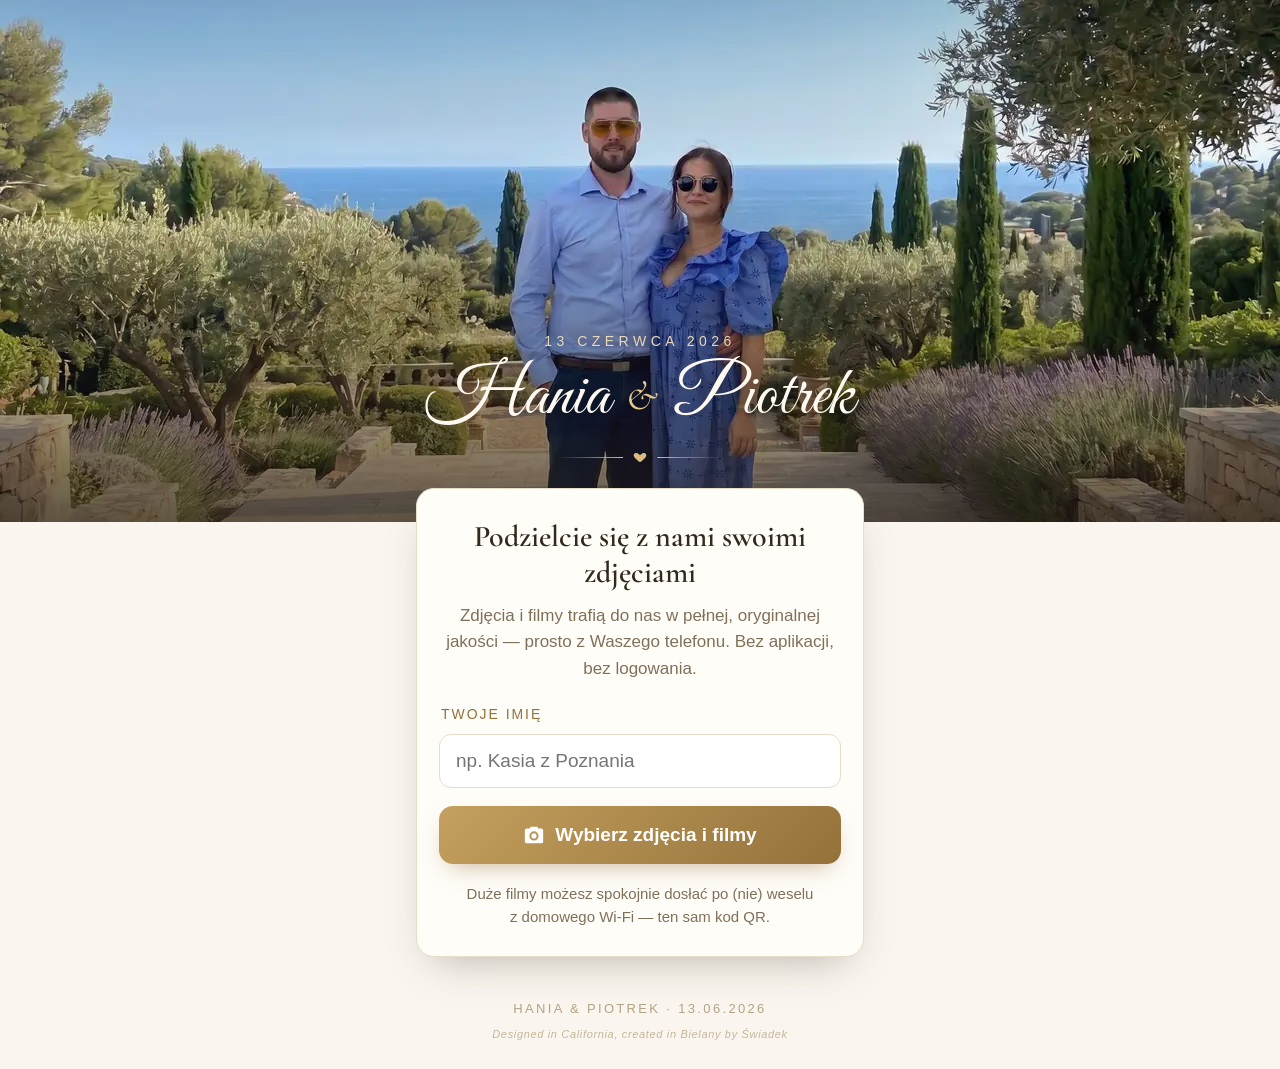
<file: docs/index.html>
<!DOCTYPE html>
<html lang="pl">
<head>
  <meta charset="UTF-8">
  <meta name="viewport" content="width=device-width, initial-scale=1.0, viewport-fit=cover">
  <title>Hania &amp; Piotrek – podzielcie się zdjęciami</title>
  <meta name="description" content="Wyślij nam swoje zdjęcia i filmy z wesela – w oryginalnej jakości, bez instalowania czegokolwiek.">
  <meta name="robots" content="noindex">
  <meta name="theme-color" content="#221a10">
  <link rel="icon" href="assets/favicon.svg" type="image/svg+xml">
  <link rel="icon" href="assets/favicon-64.png" type="image/png" sizes="64x64">
  <link rel="apple-touch-icon" href="assets/apple-touch-icon.png">
  <link rel="preload" as="image" href="assets/hero.webp?v=3" type="image/webp">
  <link rel="preconnect" href="https://fonts.googleapis.com">
  <link rel="preconnect" href="https://fonts.gstatic.com" crossorigin>
  <link href="https://fonts.googleapis.com/css2?family=Great+Vibes&family=Cormorant+Garamond:ital,wght@0,500;0,600;1,500&display=swap" rel="stylesheet">
  <link rel="stylesheet" href="style.css?v=7">
</head>
<body>

  <!-- ====== HERO ====== -->
  <header class="hero">
    <picture>
      <source srcset="assets/hero.webp?v=3" type="image/webp">
      <img class="hero-img" src="assets/hero.jpg?v=3" alt="Hania i Piotrek w ogrodzie nad morzem" fetchpriority="high">
    </picture>
    <div class="hero-shade"></div>
    <div class="hero-text">
      <p class="hero-kicker">13 czerwca 2026</p>
      <h1 class="hero-names">Hania <span class="amp">&amp;</span> Piotrek</h1>
      <div class="gold-rule" aria-hidden="true"><span></span><svg viewBox="0 0 24 24" width="14" height="14"><path fill="currentColor" d="M12 21s-7.5-4.9-10-9.3C.2 8.4 2 5 5.5 5 7.7 5 9.4 6.3 12 9c2.6-2.7 4.3-4 6.5-4C22 5 23.8 8.4 22 11.7 19.5 16.1 12 21 12 21z"/></svg><span></span></div>
    </div>
  </header>

  <main class="sheet">

    <!-- ====== STAN 1: START ====== -->
    <section id="state-start" class="state">
      <h2 class="title">Podzielcie się z&nbsp;nami swoimi zdjęciami</h2>
      <p class="lead">Zdjęcia i&nbsp;filmy trafią do nas w&nbsp;pełnej, oryginalnej jakości — prosto z&nbsp;Waszego telefonu. Bez aplikacji, bez logowania.</p>

      <form id="start-form" novalidate>
        <label class="field-label" for="guest-name">Twoje imię</label>
        <input id="guest-name" class="field" type="text" inputmode="text" autocomplete="given-name"
               maxlength="50" placeholder="np. Kasia z Poznania">
        <button id="pick-btn" class="btn-gold" type="button">
          <svg viewBox="0 0 24 24" width="22" height="22" aria-hidden="true"><path fill="currentColor" d="M4 5h3.2l1.3-2h7l1.3 2H20a2 2 0 0 1 2 2v12a2 2 0 0 1-2 2H4a2 2 0 0 1-2-2V7a2 2 0 0 1 2-2zm8 13a5 5 0 1 0 0-10 5 5 0 0 0 0 10zm0-2.2a2.8 2.8 0 1 1 0-5.6 2.8 2.8 0 0 1 0 5.6z"/></svg>
          Wybierz zdjęcia i&nbsp;filmy
        </button>
        <input id="file-input" type="file" multiple accept="image/*,video/*" hidden>
      </form>

      <p class="hint">Duże filmy możesz spokojnie dosłać po (nie) weselu z&nbsp;domowego Wi&#8209;Fi — ten sam kod QR.</p>
    </section>

    <!-- ====== STAN 2: WYSYŁKA ====== -->
    <section id="state-upload" class="state hidden" aria-live="polite">
      <h2 class="title">Wysyłamy…</h2>
      <p id="upload-counter" class="upload-counter">Plik 1 z 1</p>
      <div class="bar"><div id="bar-fill" class="bar-fill"></div></div>
      <p id="upload-bytes" class="upload-bytes">0 MB z 0 MB</p>
      <p id="upload-current" class="upload-current"></p>
      <div class="keep-awake">
        <svg viewBox="0 0 24 24" width="20" height="20" aria-hidden="true"><path fill="currentColor" d="M12 2a7 7 0 0 0-4 12.7V17a2 2 0 0 0 2 2h4a2 2 0 0 0 2-2v-2.3A7 7 0 0 0 12 2zm-2 19a1 1 0 0 0 1 1h2a1 1 0 0 0 1-1v-.5h-4v.5z"/></svg>
        Nie blokuj ekranu i&nbsp;nie zamykaj tej strony, dopóki wysyłka trwa.
      </div>
    </section>

    <!-- ====== STAN 3: PODZIĘKOWANIE ====== -->
    <section id="state-done" class="state hidden">
      <picture>
        <source srcset="assets/sparklers.webp?v=2" type="image/webp">
        <img class="done-img" src="assets/sparklers.jpg?v=2" alt="Hania i Piotrek wskazują palcem w obiektyw" loading="lazy">
      </picture>
      <h2 class="title">Dziękujemy!</h2>
      <p id="done-summary" class="lead">Wysłano 0 plików.</p>
      <p id="done-skipped" class="hint hidden"></p>
      <button id="more-btn" class="btn-gold btn-outline" type="button">Dodaj więcej zdjęć</button>
    </section>

  </main>

  <footer class="foot">
    <p>Hania &amp; Piotrek · 13.06.2026</p>
    <p class="foot-credit">Designed in California, created in Bielany by Świadek</p>
  </footer>

  <script src="app.js?v=4"></script>
</body>
</html>
</file>
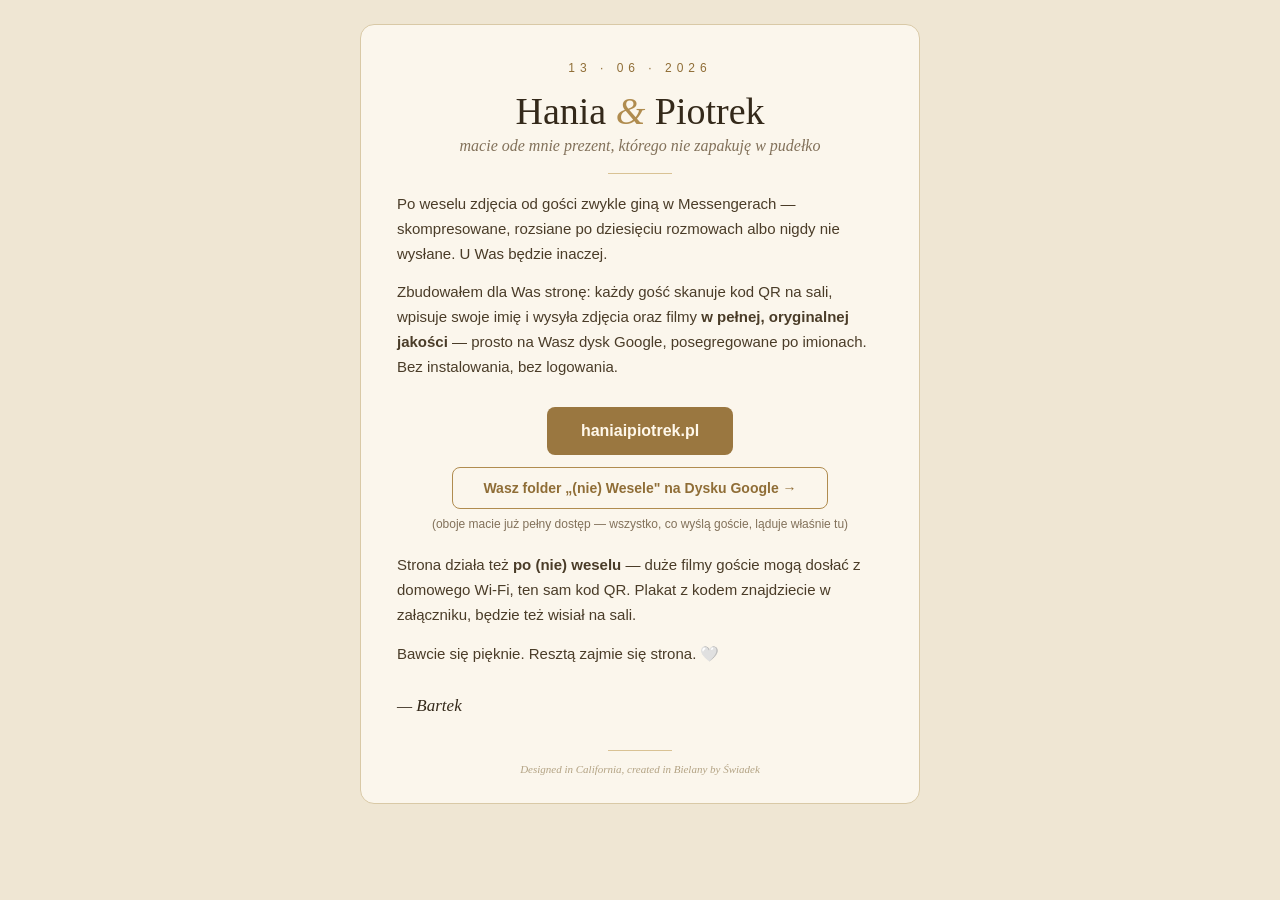
<file: email-prezent.html>
<!DOCTYPE html>
<html lang="pl">
<head><meta charset="UTF-8"><title>Mail – prezent dla Hani i Piotrka (skopiuj całość do Gmaila)</title></head>
<body style="margin:0;padding:0;background-color:#efe6d3;">
  <table role="presentation" width="100%" cellpadding="0" cellspacing="0" style="background-color:#efe6d3;padding:24px 12px;">
    <tr><td align="center">
      <table role="presentation" width="560" cellpadding="0" cellspacing="0" style="max-width:560px;width:100%;background-color:#fbf6ec;border:1px solid #d9c9a6;border-radius:14px;overflow:hidden;">

        <tr><td style="padding:36px 36px 0;text-align:center;font-family:Georgia,serif;">
          <p style="margin:0;font-family:Arial,sans-serif;font-size:12px;letter-spacing:5px;color:#8f6d36;">13 &middot; 06 &middot; 2026</p>
          <h1 style="margin:14px 0 4px;font-family:Georgia,serif;font-weight:normal;font-size:38px;color:#34291a;">Hania <em style="color:#b08c4f;">&amp;</em> Piotrek</h1>
          <p style="margin:0 0 6px;font-family:Georgia,serif;font-style:italic;font-size:16px;color:#82715a;">macie ode mnie prezent, którego nie zapakuję w pudełko</p>
          <div style="width:64px;height:1px;background-color:#d9c294;margin:18px auto;"></div>
        </td></tr>

        <tr><td style="padding:0 36px;font-family:Arial,Helvetica,sans-serif;font-size:15px;line-height:1.65;color:#4a3c28;">
          <p style="margin:0 0 14px;">Po weselu zdjęcia od gości zwykle giną w Messengerach — skompresowane, rozsiane po dziesięciu rozmowach albo nigdy nie wysłane. U Was będzie inaczej.</p>
          <p style="margin:0 0 14px;">Zbudowałem dla Was stronę: każdy gość skanuje kod QR na sali, wpisuje swoje imię i wysyła zdjęcia oraz filmy <strong>w pełnej, oryginalnej jakości</strong> — prosto na Wasz dysk Google, posegregowane po imionach. Bez instalowania, bez logowania.</p>
        </td></tr>

        <tr><td style="padding:14px 36px 6px;text-align:center;">
          <a href="https://haniaipiotrek.pl" style="display:inline-block;background-color:#9a7740;color:#fff8ea;font-family:Arial,sans-serif;font-size:16px;font-weight:bold;text-decoration:none;padding:15px 34px;border-radius:8px;">haniaipiotrek.pl</a>
        </td></tr>

        <tr><td style="padding:6px 36px 0;text-align:center;">
          <a href="https://drive.google.com/drive/folders/16IM1ADAvzpWDkNdIF7Xa3gzT4eYhZhr_" style="display:inline-block;color:#8f6d36;font-family:Arial,sans-serif;font-size:14px;font-weight:bold;text-decoration:none;padding:12px 30px;border:1px solid #b08c4f;border-radius:8px;">Wasz folder „(nie) Wesele" na Dysku Google &rarr;</a>
          <p style="margin:8px 0 0;font-family:Arial,sans-serif;font-size:12px;color:#82715a;">(oboje macie już pełny dostęp — wszystko, co wyślą goście, ląduje właśnie tu)</p>
        </td></tr>

        <tr><td style="padding:22px 36px 0;font-family:Arial,Helvetica,sans-serif;font-size:15px;line-height:1.65;color:#4a3c28;">
          <p style="margin:0 0 14px;">Strona działa też <strong>po (nie) weselu</strong> — duże filmy goście mogą dosłać z domowego Wi&#8209;Fi, ten sam kod QR. Plakat z kodem znajdziecie w załączniku, będzie też wisiał na sali.</p>
          <p style="margin:0 0 26px;">Bawcie się pięknie. Resztą zajmie się strona. 🤍</p>
          <p style="margin:0 0 30px;font-family:Georgia,serif;font-style:italic;font-size:17px;color:#34291a;">— Bartek</p>
        </td></tr>

        <tr><td style="padding:0 36px 28px;text-align:center;">
          <div style="width:64px;height:1px;background-color:#d9c294;margin:0 auto 12px;"></div>
          <p style="margin:0;font-family:Georgia,serif;font-style:italic;font-size:11px;color:#b3a384;">Designed in California, created in Bielany by Świadek</p>
        </td></tr>

      </table>
    </td></tr>
  </table>
</body>
</html>
</file>
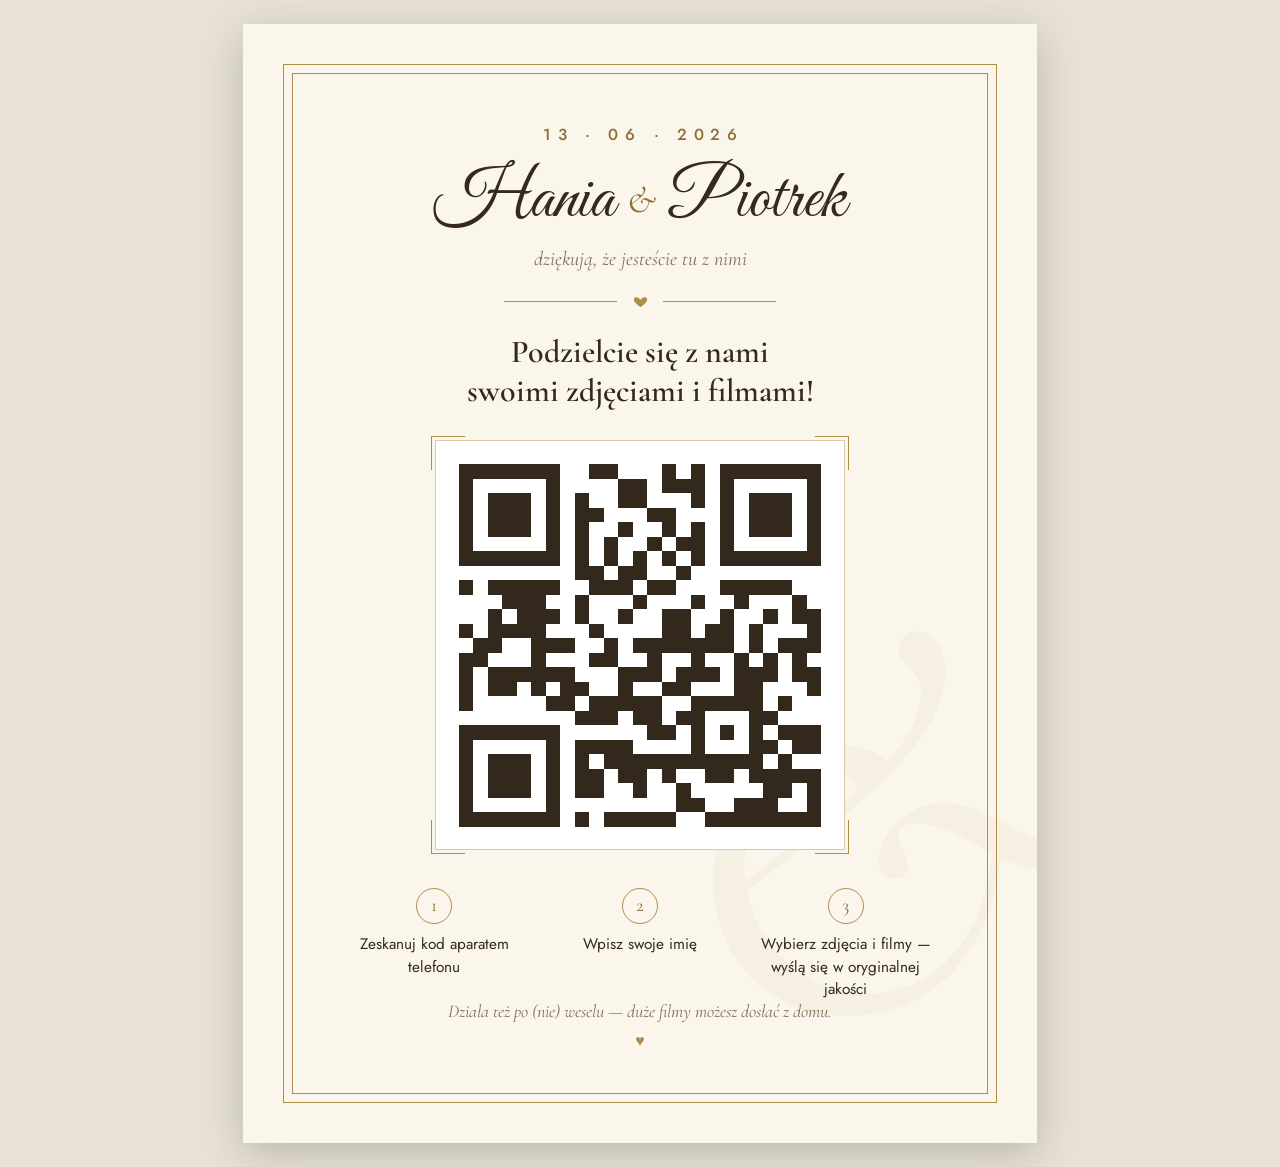
<file: docs/plakat.html>
<!DOCTYPE html>
<html lang="pl">
<head>
  <meta charset="UTF-8">
  <meta name="viewport" content="width=device-width, initial-scale=1.0">
  <title>Plakat QR – Hania &amp; Piotrek (druk A4)</title>
  <meta name="robots" content="noindex">
  <link rel="icon" href="assets/favicon.svg" type="image/svg+xml">
  <link rel="preconnect" href="https://fonts.googleapis.com">
  <link rel="preconnect" href="https://fonts.gstatic.com" crossorigin>
  <link href="https://fonts.googleapis.com/css2?family=Great+Vibes&family=Cormorant+Garamond:ital,wght@0,500;0,600;1,500&family=Jost:wght@400;500;600&display=swap" rel="stylesheet">
  <style>
    :root {
      --ink: #34291a;
      --muted: #82715a;
      --gold: #b08c4f;
      --gold-deep: #8f6d36;
      --line: #d9c9a6;
    }

    * { box-sizing: border-box; margin: 0; padding: 0; }

    body {
      font-family: "Jost", "Segoe UI", Arial, sans-serif;
      background: #e8e2d6;
      color: var(--ink);
      display: flex;
      justify-content: center;
      padding: 24px 0;
    }

    .a4 {
      width: 210mm;
      height: 296mm;
      background: #fbf6ec;
      padding: 13mm;
      box-shadow: 0 10px 40px rgba(0,0,0,.2);
      position: relative;
      overflow: hidden;
    }

    /* znak wodny – ampersand */
    .watermark {
      position: absolute;
      right: -16mm;
      bottom: 8mm;
      font-family: "Cormorant Garamond", Georgia, serif;
      font-style: italic;
      font-size: 150mm;
      line-height: 1;
      color: var(--gold);
      opacity: .05;
      pointer-events: none;
    }

    .frame {
      position: relative;
      height: 100%;
      border: 1.2pt solid var(--gold);
      outline: 0.4pt solid var(--gold);
      outline-offset: 2.2mm;
      padding: 13mm 14mm 11mm;
      display: flex;
      flex-direction: column;
      align-items: center;
      text-align: center;
    }

    .kicker {
      font-size: 12pt;
      font-weight: 500;
      letter-spacing: .42em;
      text-indent: .42em;
      color: var(--gold-deep);
    }

    h1 {
      font-family: "Great Vibes", cursive;
      font-weight: 400;
      font-size: 52pt;
      line-height: 1.05;
      margin-top: 5mm;
    }

    h1 .amp {
      font-family: "Cormorant Garamond", Georgia, serif;
      font-style: italic;
      color: var(--gold-deep);
      font-size: .55em;
      vertical-align: .1em;
    }

    .date {
      font-family: "Cormorant Garamond", Georgia, serif;
      font-style: italic;
      font-size: 15pt;
      color: var(--muted);
      margin-top: 2.5mm;
    }

    .rule {
      display: flex;
      align-items: center;
      gap: 4mm;
      width: 72mm;
      margin: 6mm 0;
      color: var(--gold);
    }
    .rule::before, .rule::after {
      content: "";
      flex: 1;
      height: .4pt;
      background: var(--gold);
    }

    h2 {
      font-family: "Cormorant Garamond", Georgia, serif;
      font-weight: 600;
      font-size: 24pt;
      line-height: 1.22;
    }

    /* QR w ramce ze złotymi narożnikami */
    .qr-wrap {
      position: relative;
      margin: 8mm 0 7mm;
      padding: 6mm;
      background: #fff;
      border: .5pt solid var(--line);
    }

    .corner {
      position: absolute;
      width: 9mm;
      height: 9mm;
      border-color: var(--gold);
      border-style: solid;
      border-width: 0;
    }
    .c1 { top: -1.2mm; left: -1.2mm; border-top-width: 1.4pt; border-left-width: 1.4pt; }
    .c2 { top: -1.2mm; right: -1.2mm; border-top-width: 1.4pt; border-right-width: 1.4pt; }
    .c3 { bottom: -1.2mm; left: -1.2mm; border-bottom-width: 1.4pt; border-left-width: 1.4pt; }
    .c4 { bottom: -1.2mm; right: -1.2mm; border-bottom-width: 1.4pt; border-right-width: 1.4pt; }

    .qr-wrap img { width: 96mm; height: 96mm; display: block; }

    .steps {
      list-style: none;
      display: flex;
      gap: 8mm;
      margin-top: 3mm;
      width: 100%;
      justify-content: center;
    }

    .steps li {
      flex: 1;
      max-width: 52mm;
      font-size: 11.5pt;
      line-height: 1.45;
    }

    .num {
      display: inline-flex;
      align-items: center;
      justify-content: center;
      width: 9.5mm;
      height: 9.5mm;
      border-radius: 50%;
      border: .9pt solid var(--gold);
      color: var(--gold-deep);
      font-family: "Cormorant Garamond", Georgia, serif;
      font-size: 14pt;
      margin-bottom: 2.5mm;
    }

    .note {
      margin-top: auto;
      font-family: "Cormorant Garamond", Georgia, serif;
      font-style: italic;
      font-size: 13.5pt;
      color: var(--muted);
    }

    .heart { color: var(--gold); font-size: 12pt; margin-top: 2mm; }

    @media print {
      body { background: #fff; padding: 0; }
      .a4 { box-shadow: none; width: auto; height: auto; }
      @page { size: A4 portrait; margin: 0; }
    }
  </style>
</head>
<body>
  <div class="a4">
    <div class="watermark" aria-hidden="true">&amp;</div>
    <div class="frame">
      <p class="kicker">13 &middot; 06 &middot; 2026</p>
      <h1>Hania <span class="amp">&amp;</span> Piotrek</h1>
      <p class="date">dziękują, że jesteście tu z nimi</p>

      <div class="rule">
        <svg viewBox="0 0 24 24" width="15" height="15"><path fill="currentColor" d="M12 21s-7.5-4.9-10-9.3C.2 8.4 2 5 5.5 5 7.7 5 9.4 6.3 12 9c2.6-2.7 4.3-4 6.5-4C22 5 23.8 8.4 22 11.7 19.5 16.1 12 21 12 21z"/></svg>
      </div>

      <h2>Podzielcie się z nami<br>swoimi zdjęciami i filmami!</h2>

      <div class="qr-wrap">
        <span class="corner c1"></span><span class="corner c2"></span>
        <span class="corner c3"></span><span class="corner c4"></span>
        <img src="assets/qr.svg" alt="Kod QR do strony ze zdjęciami">
      </div>

      <ol class="steps">
        <li><span class="num">1</span><br>Zeskanuj kod aparatem telefonu</li>
        <li><span class="num">2</span><br>Wpisz swoje imię</li>
        <li><span class="num">3</span><br>Wybierz zdjęcia i filmy — wyślą się w oryginalnej jakości</li>
      </ol>

      <p class="note">Działa też po (nie) weselu — duże filmy możesz dosłać z domu.</p>
      <p class="heart">♥</p>
    </div>
  </div>
</body>
</html>
</file>
<file: docs/style.css>
/* Wesele Upload – estetyka "golden hour": kość słoniowa, szampan, delikatne złoto */

:root {
  --ivory: #faf6ef;
  --paper: #fffdf8;
  --ink: #33281c;
  --muted: #80705a;
  --gold: #b08c4f;
  --gold-deep: #93713a;
  --line: #e7ddc9;
  --shadow: 0 18px 40px -18px rgba(51, 40, 28, .35);
}

* { box-sizing: border-box; margin: 0; padding: 0; }

html { -webkit-text-size-adjust: 100%; }

body {
  background: var(--ivory);
  color: var(--ink);
  font-family: -apple-system, BlinkMacSystemFont, "Segoe UI", Roboto, "Helvetica Neue", Arial, sans-serif;
  font-size: 17px;
  line-height: 1.55;
  min-height: 100dvh;
  display: flex;
  flex-direction: column;
}

/* ====== HERO ====== */

.hero {
  position: relative;
  height: min(58vh, 540px);
  min-height: 380px;
  overflow: hidden;
  background: #221a10;
}

.hero-img {
  position: absolute;
  inset: 0;
  width: 100%;
  height: 100%;
  object-fit: cover;
  object-position: 50% 32%;
  animation: kenburns 24s ease-out forwards;
}

@keyframes kenburns {
  from { transform: scale(1.08); }
  to   { transform: scale(1); }
}

.hero-shade {
  position: absolute;
  inset: 0;
  background:
    linear-gradient(to bottom,
      rgba(34, 26, 16, .18) 0%,
      rgba(34, 26, 16, 0) 35%,
      rgba(34, 26, 16, .42) 78%,
      rgba(34, 26, 16, .72) 100%);
}

.hero-text {
  position: absolute;
  left: 0; right: 0; bottom: 58px; /* nad kartą formularza (nachodzi 34px na hero) */
  text-align: center;
  color: #fdf9f0;
  padding: 0 20px;
  animation: rise .9s ease-out both .15s;
}

@keyframes rise {
  from { opacity: 0; transform: translateY(14px); }
  to   { opacity: 1; transform: none; }
}

.hero-kicker {
  font-size: 14px;
  letter-spacing: .32em;
  text-transform: uppercase;
  color: #e9d9b8;
  margin-bottom: 6px;
}

.hero-names {
  font-family: "Great Vibes", "Cormorant Garamond", Georgia, cursive;
  font-weight: 400;
  font-size: clamp(46px, 12vw, 70px);
  line-height: 1.1;
  text-shadow: 0 2px 24px rgba(0, 0, 0, .45);
}

.hero-names .amp {
  font-family: "Cormorant Garamond", Georgia, serif;
  font-style: italic;
  color: #e3c98c;
  font-size: .6em;
  padding: 0 .1em;
  vertical-align: .1em;
}

.gold-rule {
  display: flex;
  align-items: center;
  justify-content: center;
  gap: 10px;
  margin-top: 14px;
  color: #d9bd80;
}

.gold-rule span {
  display: block;
  width: 64px;
  height: 1px;
  background: linear-gradient(to right, transparent, #d9bd80);
}

.gold-rule span:last-child {
  background: linear-gradient(to left, transparent, #d9bd80);
}

/* ====== KARTA / STANY ====== */

.sheet {
  flex: 1;
  width: 100%;
  max-width: 480px;
  margin: -34px auto 0;
  padding: 0 16px 32px;
  position: relative;
  z-index: 2;
}

.state {
  background: var(--paper);
  border: 1px solid var(--line);
  border-radius: 18px;
  box-shadow: var(--shadow);
  padding: 30px 22px 28px;
  text-align: center;
  animation: rise .6s ease-out both;
}

.hidden { display: none !important; }

.title {
  font-family: "Cormorant Garamond", Georgia, serif;
  font-weight: 600;
  font-size: 30px;
  line-height: 1.2;
  margin-bottom: 12px;
}

.lead { color: var(--muted); margin-bottom: 22px; }

.field-label {
  display: block;
  text-align: left;
  font-size: 14px;
  letter-spacing: .14em;
  text-transform: uppercase;
  color: var(--gold-deep);
  margin: 0 2px 8px;
}

.field {
  width: 100%;
  font-size: 19px;
  font-family: inherit;
  color: var(--ink);
  background: #fff;
  border: 1.5px solid var(--line);
  border-radius: 12px;
  padding: 15px 16px;
  margin-bottom: 18px;
  outline: none;
  transition: border-color .2s;
}

.field:focus { border-color: var(--gold); }

.btn-gold {
  display: flex;
  align-items: center;
  justify-content: center;
  gap: 10px;
  width: 100%;
  min-height: 58px;
  font-size: 19px;
  font-weight: 600;
  font-family: inherit;
  color: #fff;
  background: linear-gradient(135deg, #c5a05e, var(--gold-deep));
  border: none;
  border-radius: 14px;
  padding: 14px 18px;
  cursor: pointer;
  box-shadow: 0 10px 24px -10px rgba(147, 113, 58, .55);
  transition: transform .15s, box-shadow .15s;
  -webkit-tap-highlight-color: transparent;
}

.btn-gold:active { transform: scale(.985); box-shadow: 0 6px 14px -8px rgba(147, 113, 58, .55); }

.btn-outline {
  background: transparent;
  color: var(--gold-deep);
  border: 1.5px solid var(--gold);
  box-shadow: none;
}

.hint {
  margin-top: 18px;
  font-size: 15px;
  color: var(--muted);
}

/* ====== WYSYŁKA ====== */

.upload-counter {
  font-size: 22px;
  font-weight: 600;
  margin-bottom: 16px;
}

.bar {
  height: 14px;
  background: #efe7d6;
  border-radius: 99px;
  overflow: hidden;
}

.bar-fill {
  height: 100%;
  width: 0%;
  border-radius: 99px;
  background: linear-gradient(90deg, #d9b873, var(--gold-deep));
  transition: width .35s ease;
}

.upload-bytes {
  margin-top: 10px;
  font-size: 16px;
  color: var(--muted);
}

.upload-current {
  margin-top: 4px;
  font-size: 14px;
  color: var(--muted);
  overflow: hidden;
  text-overflow: ellipsis;
  white-space: nowrap;
  min-height: 1.4em;
}

.keep-awake {
  display: flex;
  align-items: center;
  gap: 10px;
  text-align: left;
  margin-top: 22px;
  padding: 12px 14px;
  font-size: 15px;
  color: #7a5c2e;
  background: #f7eeda;
  border: 1px solid #ecdfc0;
  border-radius: 12px;
}

.keep-awake svg { flex: none; color: var(--gold-deep); }

/* ====== PODZIĘKOWANIE ====== */

.done-img {
  width: 100%;
  border-radius: 12px;
  margin-bottom: 20px;
  aspect-ratio: 1 / 1; /* zdjęcie v2 jest kwadratowe; poprzednie (zimne ognie) było 3/2 */
  object-fit: cover;
}

#done-summary { margin-bottom: 6px; }

#done-skipped { margin: 0 0 6px; color: #a4642e; }

#more-btn { margin-top: 18px; }

/* ====== STOPKA ====== */

.foot {
  text-align: center;
  padding: 10px 0 26px;
  font-size: 13px;
  letter-spacing: .18em;
  text-transform: uppercase;
  color: #b3a384;
}

.foot-credit {
  margin-top: 7px;
  font-size: 11px;
  letter-spacing: .06em;
  text-transform: none;
  color: #c4b698;
  font-style: italic;
}

@media (prefers-reduced-motion: reduce) {
  .hero-img, .hero-text, .state { animation: none; }
}
</file>
